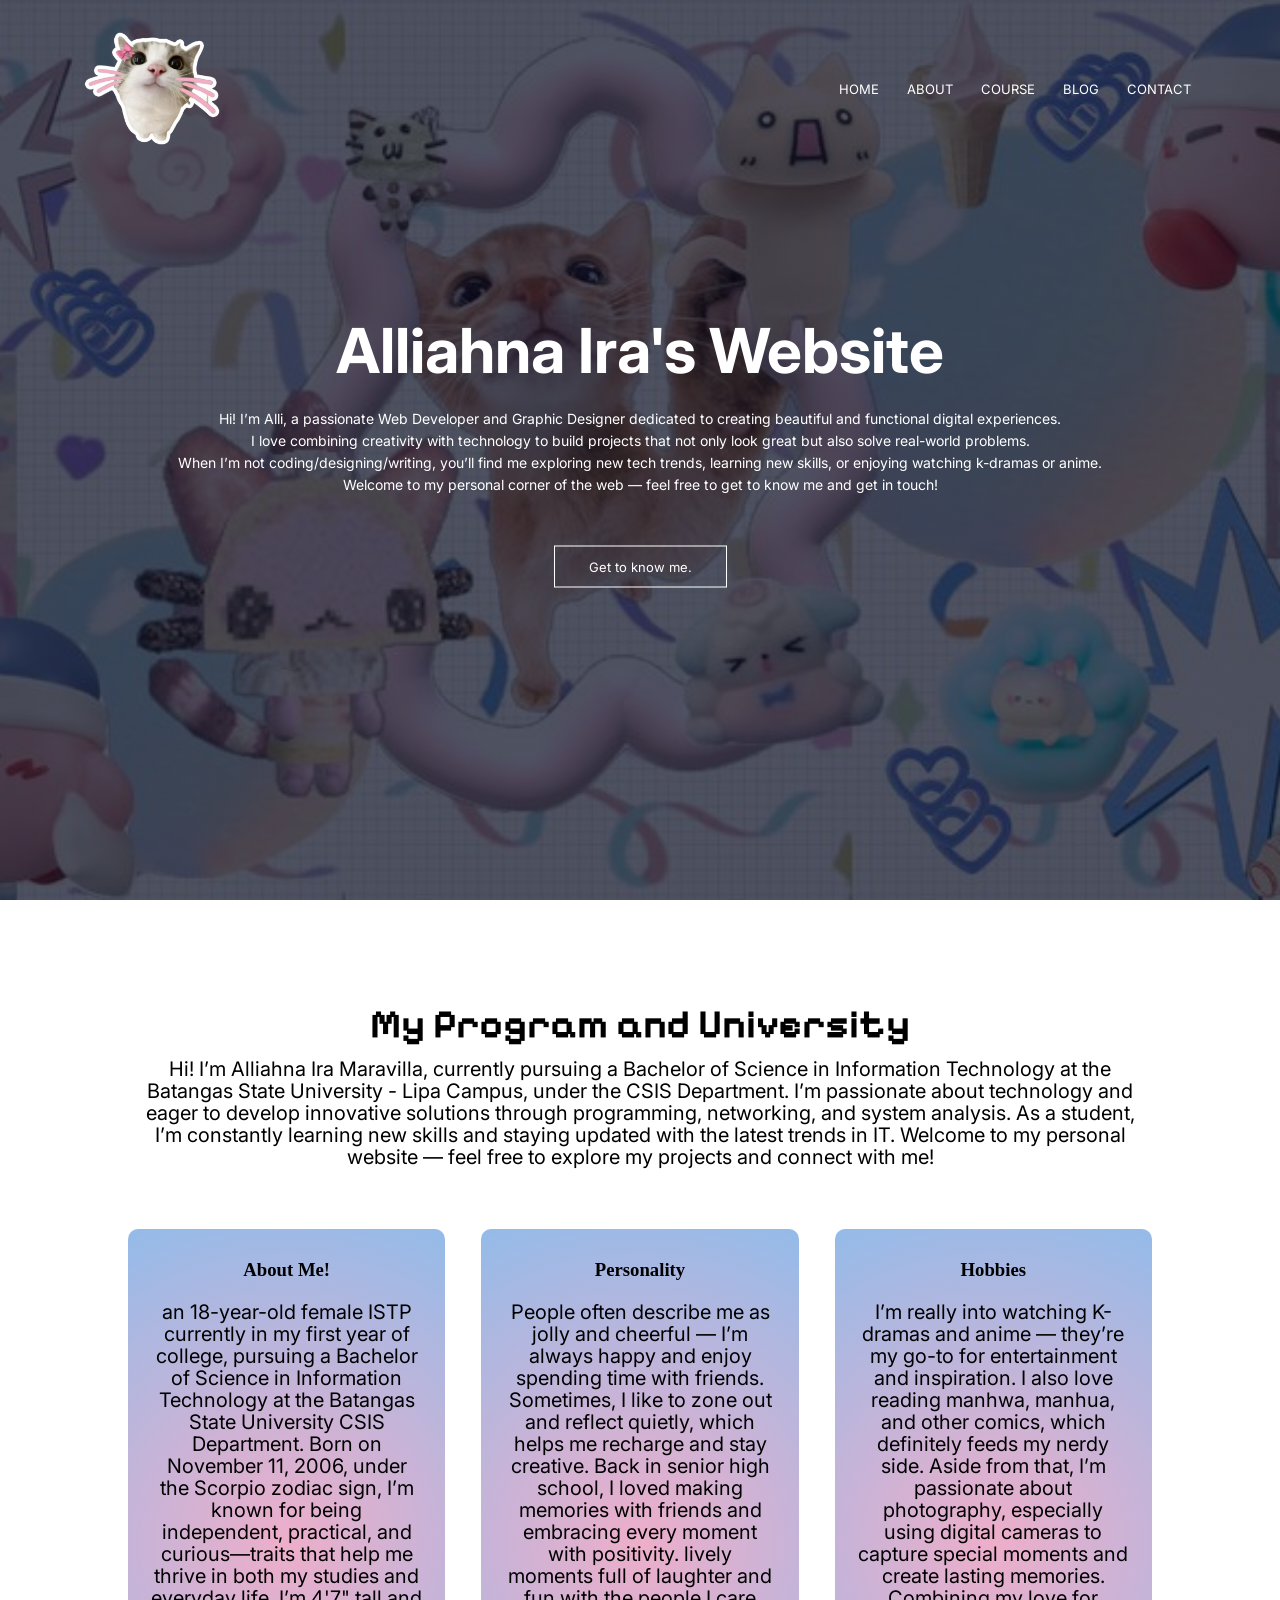
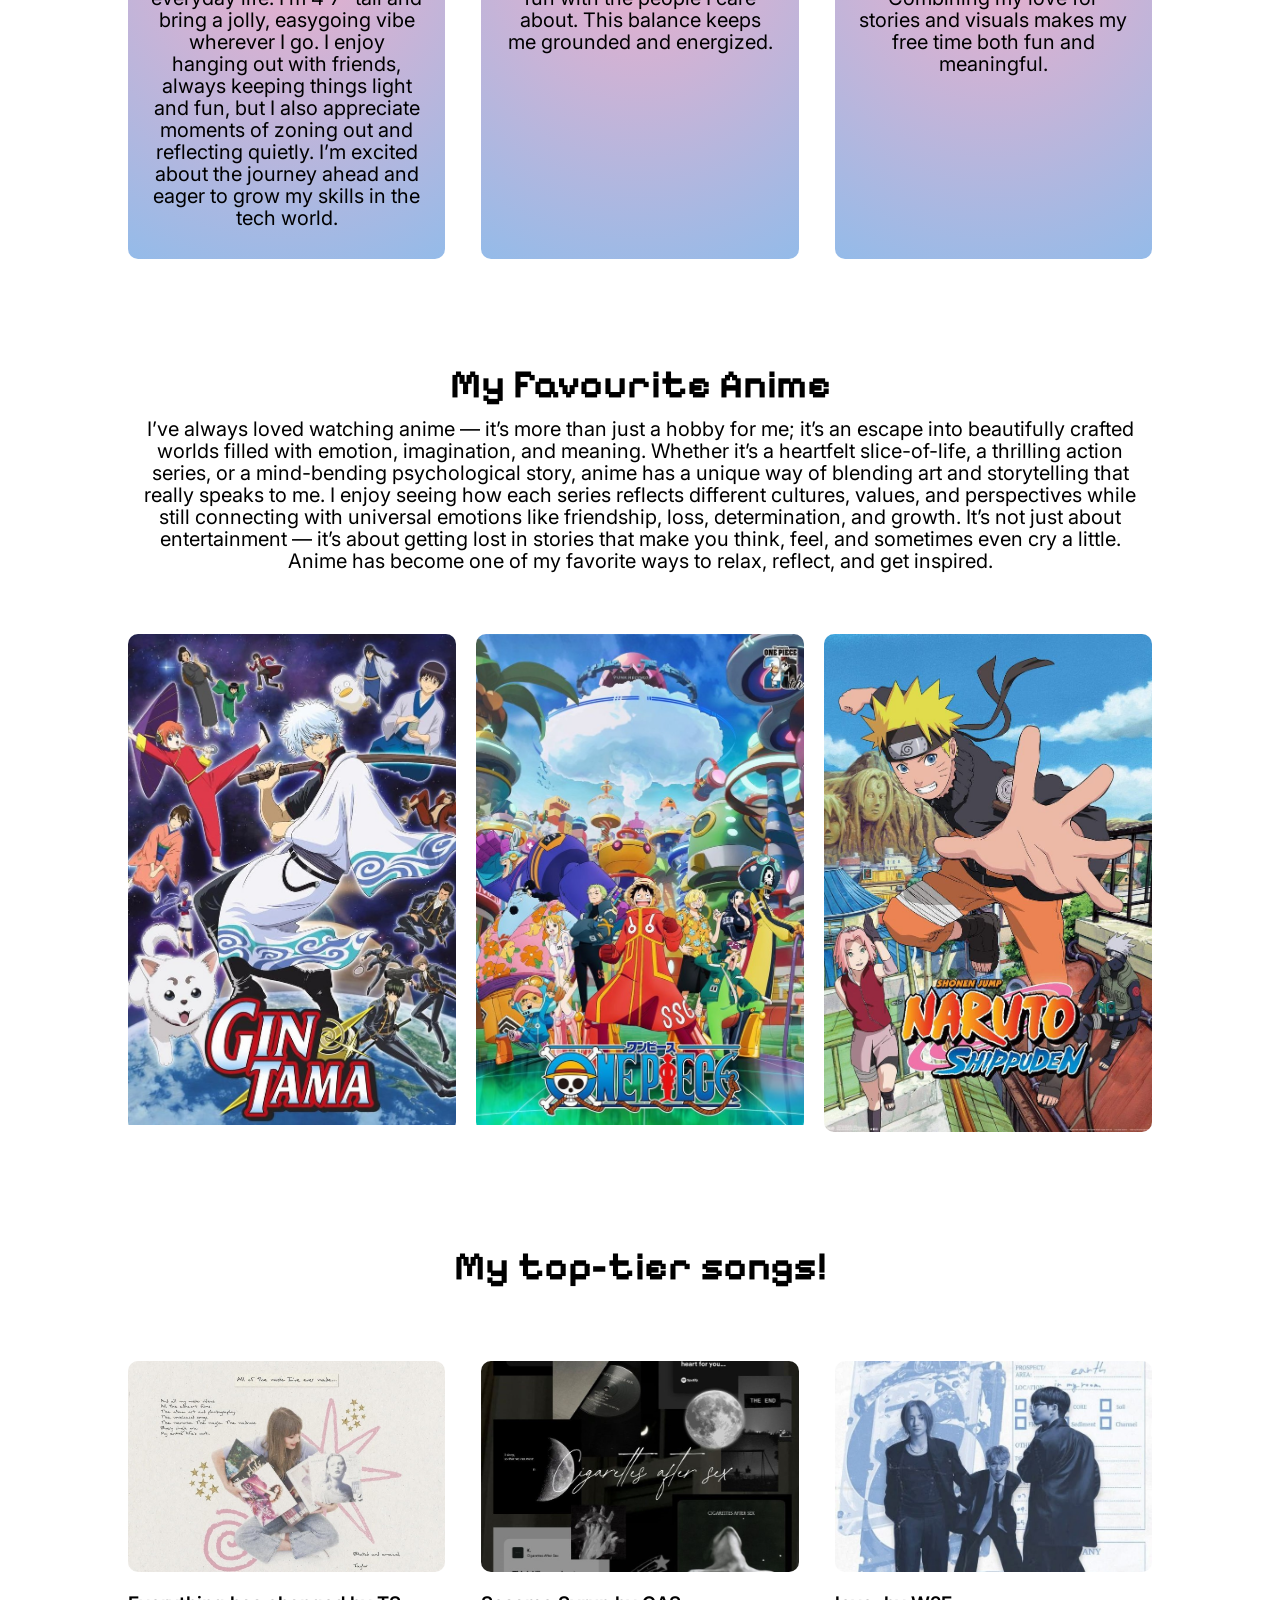
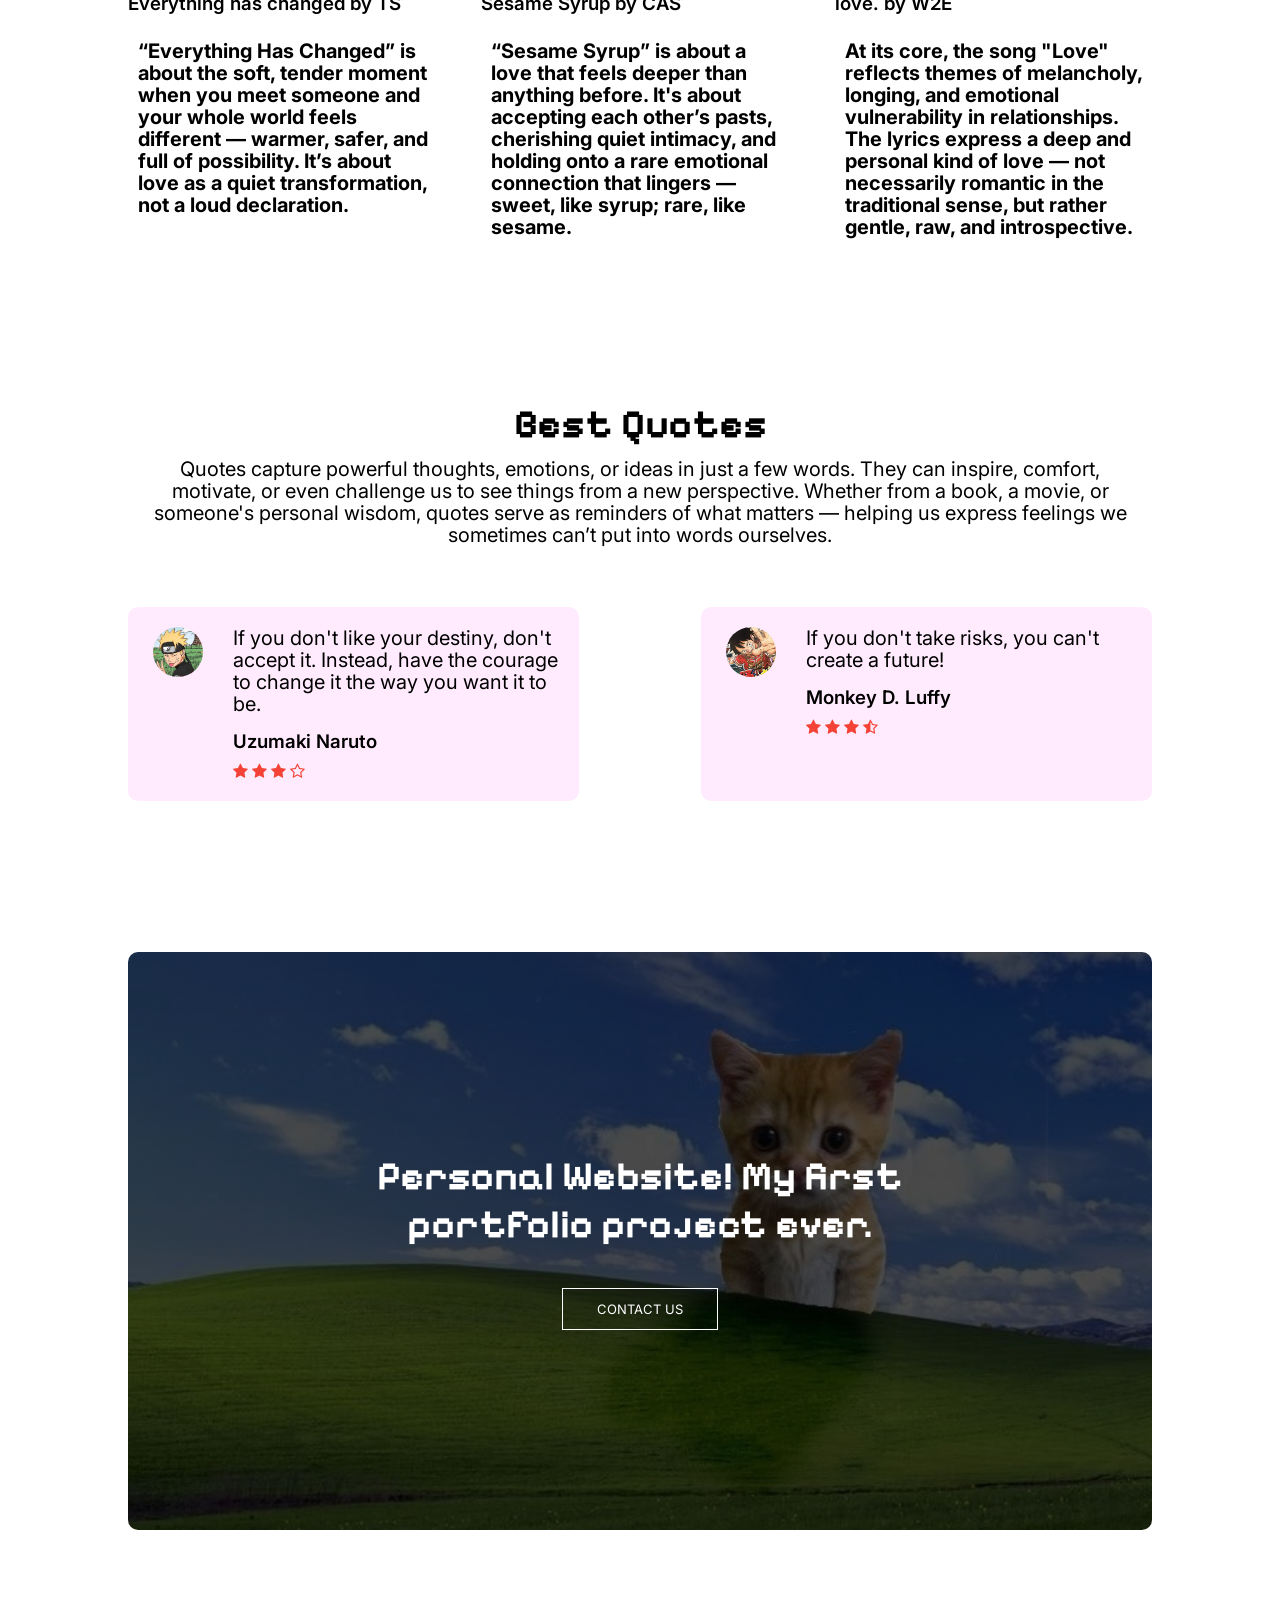
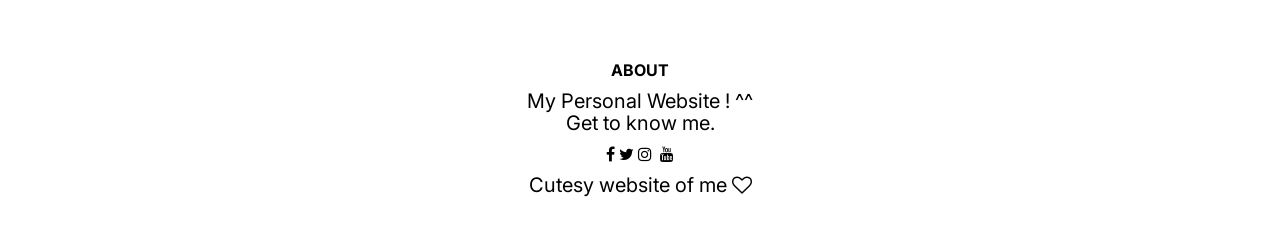
<file: index.html>
<!DOCTYPE html>
<html lang="en">

<head>
  <meta charset="UTF-8">
  <meta name="viewport" contents="width=device-width, initial-scale=1.0">
  <link rel="stylesheet" href="layout.css">
  <link rel="preconnect" href="https://fonts.googleapis.com">
  <link rel="preconnect" href="https://fonts.gstatic.com" crossorigin>
  <link
    href="https://fonts.googleapis.com/css2?family=Inter:ital,opsz,wght@0,14..32,100..900;1,14..32,100..900&display=swap"
    rel="stylesheet">
  <link rel="stylesheet" href="https://stackpath.bootstrapcdn.com/font-awesome/4.7.0/css/font-awesome.min.css">
  <link rel="preconnect" href="https://fonts.googleapis.com">
  <link rel="preconnect" href="https://fonts.gstatic.com" crossorigin>
  <link href="https://fonts.googleapis.com/css2?family=Rubik+Pixels&display=swap" rel="stylesheet">
  <link rel="preconnect" href="https://fonts.googleapis.com">
  <link rel="preconnect" href="https://fonts.gstatic.com" crossorigin>
  <link href="https://fonts.googleapis.com/css2?family=Pixelify+Sans:wght@400..700&display=swap" rel="stylesheet">
  <title>MY WEBSITE</title>
</head>

<body>
  <!--Here Section-->
  <section class="header">
    <nav>
      <a href="index.html"><img src="poza-removebg-preview.png"></a>
      <div class="nav-links" id="navLinks">
        <i class="fa fa-times" onclick="hideMenu()"></i>
        <ul>
          <li><a href="">HOME</a></li>
          <li><a href="">ABOUT</a></li>
          <li><a href="">COURSE</a></li>
          <li><a href="">BLOG</a></li>
          <li><a href="">CONTACT</a></li>
        </ul>
      </div>
      <i class="fa fa-bars" onclick="showMenu()"></i>
    </nav>

    <div class="text-box">
      <h1>Alliahna Ira's Website</h1>
      <p>Hi! I’m Alli, a passionate Web Developer and Graphic Designer dedicated to creating beautiful and functional
        digital experiences. <br>I love combining creativity with technology to build projects that not only look great
        but
        also solve real-world problems. <br> When I’m not coding/designing/writing, you’ll find me exploring new tech
        trends,
        learning new skills, or enjoying watching k-dramas or anime. <br>Welcome to my personal corner of the web — feel
        free to get to know me and get in touch!</p>
      <a href="" class="hero-btn">Get to know me.</a>
    </div>



  </section>
  <!--course-->
  <section class="course">
    <h1>My Program and University</h1>
    <p>Hi! I’m Alliahna Ira Maravilla, currently pursuing a Bachelor of Science in Information Technology at the
      Batangas State University - Lipa Campus, under the CSIS Department. I’m passionate about technology and eager to
      develop innovative solutions through programming, networking, and system analysis. As a student, I’m constantly
      learning new skills and staying updated with the latest trends in IT. Welcome to my personal website — feel free
      to explore my projects and connect with me!</p>
    </div>
    <div class="row">
      <div class="course-col">
        <h3>About Me!</h3>
        <p>an 18-year-old female ISTP currently in my first year of college, pursuing a Bachelor of Science in
          Information Technology at the Batangas State University CSIS Department. Born on November 11, 2006, under the
          Scorpio zodiac sign, I’m known for being independent, practical, and curious—traits that help me thrive in
          both my studies and everyday life.
          I’m 4'7" tall and bring a jolly, easygoing vibe wherever I go. I enjoy hanging out with friends, always
          keeping things light and fun, but I also appreciate moments of zoning out and reflecting quietly. I’m excited
          about the journey ahead and eager to grow my skills in the tech world.</p>
      </div>
      <div class="course-col">
        <h3>Personality</h3>
        <p>People often describe me as jolly and cheerful — I’m always happy and enjoy spending time with friends.
          Sometimes, I like to zone out and reflect quietly, which helps me recharge and stay creative. Back in senior
          high school, I loved making memories with friends and embracing every moment with positivity. lively moments
          full of laughter and fun with the people I care about. This balance keeps me grounded and energized.</p>
      </div>
      <div class="course-col">
        <h3>Hobbies</h3>
        <p>I’m really into watching K-dramas and anime — they’re my go-to for entertainment and inspiration. I also love
          reading manhwa, manhua, and other comics, which definitely feeds my nerdy side. Aside from that, I’m
          passionate about photography, especially using digital cameras to capture special moments and create lasting
          memories. Combining my love for stories and visuals makes my free time both fun and meaningful.</p>
      </div>

    </div>
  </section>

  <section class="campus">
    <h1>My Favourite Anime</h1>
    <p>I’ve always loved watching anime — it’s more than just a hobby for me; it’s an escape into beautifully crafted
      worlds filled with emotion, imagination, and meaning. Whether it’s a heartfelt slice-of-life, a thrilling action
      series, or a mind-bending psychological story, anime has a unique way of blending art and storytelling that really
      speaks to me. I enjoy seeing how each series reflects different cultures, values, and perspectives while still
      connecting with universal emotions like friendship, loss, determination, and growth. It’s not just about
      entertainment — it’s about getting lost in stories that make you think, feel, and sometimes even cry a little.
      Anime has become one of my favorite ways to relax, reflect, and get inspired.</p>

    <div class="row">
      <div class="campus-col">
        <img src="gintama.jpg">
        <div class="layer">
          <h3>Gintama</h3>
        </div>
      </div>
      <div class="campus-col">
        <img src="op.jpg">
        <div class="layer">
          <h3>One Piece</h3>
        </div>
      </div>
      <div class="campus-col">
        <img src="ns.jpg">
        <div class="layer">
          <h3>Naruto Shippuden</h3>
        </div>
      </div>
  </section>

  <section class="facilities">
    <h1>My top-tier songs!</h1>
    <p></p>

    <div class="row">
      <div class="facilities-col">
        <img src="ts.jpg">
        <h3>Everything has changed by TS</h3>
        <p>“Everything Has Changed” is about the soft, tender moment when you meet someone and your whole world feels
          different — warmer, safer, and full of possibility. It’s about love as a quiet transformation, not a loud
          declaration.</p>
      </div>
      <div class="facilities-col">
        <img src="cas.jpg">
        <h3>Sesame Syrup by CAS</h3>
        <p>“Sesame Syrup” is about a love that feels deeper than anything before. It's about accepting each other’s
          pasts, cherishing quiet intimacy, and holding onto a rare emotional connection that lingers — sweet, like
          syrup; rare, like sesame.</p>
      </div>
      <div class="facilities-col">
        <img src="w2e.jpg">
        <h3>love. by W2E</h3>
        <p>At its core, the song "Love" reflects themes of melancholy, longing, and emotional vulnerability in
          relationships. The lyrics express a deep and personal kind of love — not necessarily romantic in the
          traditional sense, but rather gentle, raw, and introspective.</p>
      </div>
    </div>

  </section>



  <!-----jafdad----->

  <section class="testimonials">
    <h1>Best Quotes</h1>
    <p>Quotes capture powerful thoughts, emotions, or ideas in just a few words. They can inspire, comfort, motivate, or
      even challenge us to see things from a new perspective. Whether from a book, a movie, or someone's personal
      wisdom, quotes serve as reminders of what matters — helping us express feelings we sometimes can’t put into words
      ourselves.</p>

    <div class="row">
      <div class="testimonial-col">
        <img src="naruto.jpg">
        <div>
          <p>If you don't like your destiny, don't accept it. Instead, have the courage to change it the way you want it
            to be.</p>
          <h3>Uzumaki Naruto</h3>
          <i class="fa fa-star"></i>
          <i class="fa fa-star"></i>
          <i class="fa fa-star"></i>
          <i class="fa fa-star-o"></i>
        </div>
      </div>
      <div class="testimonial-col">
        <img src="lofi.jpg">
        <div>
          <p>If you don't take risks, you can't create a future!</p>
          <h3>Monkey D. Luffy</h3>
          <i class="fa fa-star"></i>
          <i class="fa fa-star"></i>
          <i class="fa fa-star"></i>
          <i class="fa fa-star-half-o"></i>
        </div>
      </div>
    </div>

  </section>

  <!--- call to actions ---->


  <section class="cta">
    <h1>Personal Website! My first portfolio project ever.</h1>
    <a href="" class="hero-btn">CONTACT US</a>
  </section>

  <!--- footer ---->
  <section class="footer">
    <h4>ABOUT</h4>
    <p>My Personal Website ! ^^ <br> Get to know me. </p>
    <div class="icons">
      <i class="fa fa-facebook"></i>
      <i class="fa fa-twitter"></i>
      <i class="fa fa-instagram"></i>
      <i class="fa fa-discord"></i>
      <i class="fa fa-youtube"></i>
    </div>
    <p>Cutesy website of me <i class="fa fa-heart-o"></i></p>

  </section>





  <!--jscript-->

  <script>
    var navLinks = document.getElementById("navLinks");
    function showMenu() {
      navLinks.style.right = "0";
    }
    function hideMenu() {
      navLinks.style.right = "-200px";
    }
  </script>
</body>

</html>
</file>
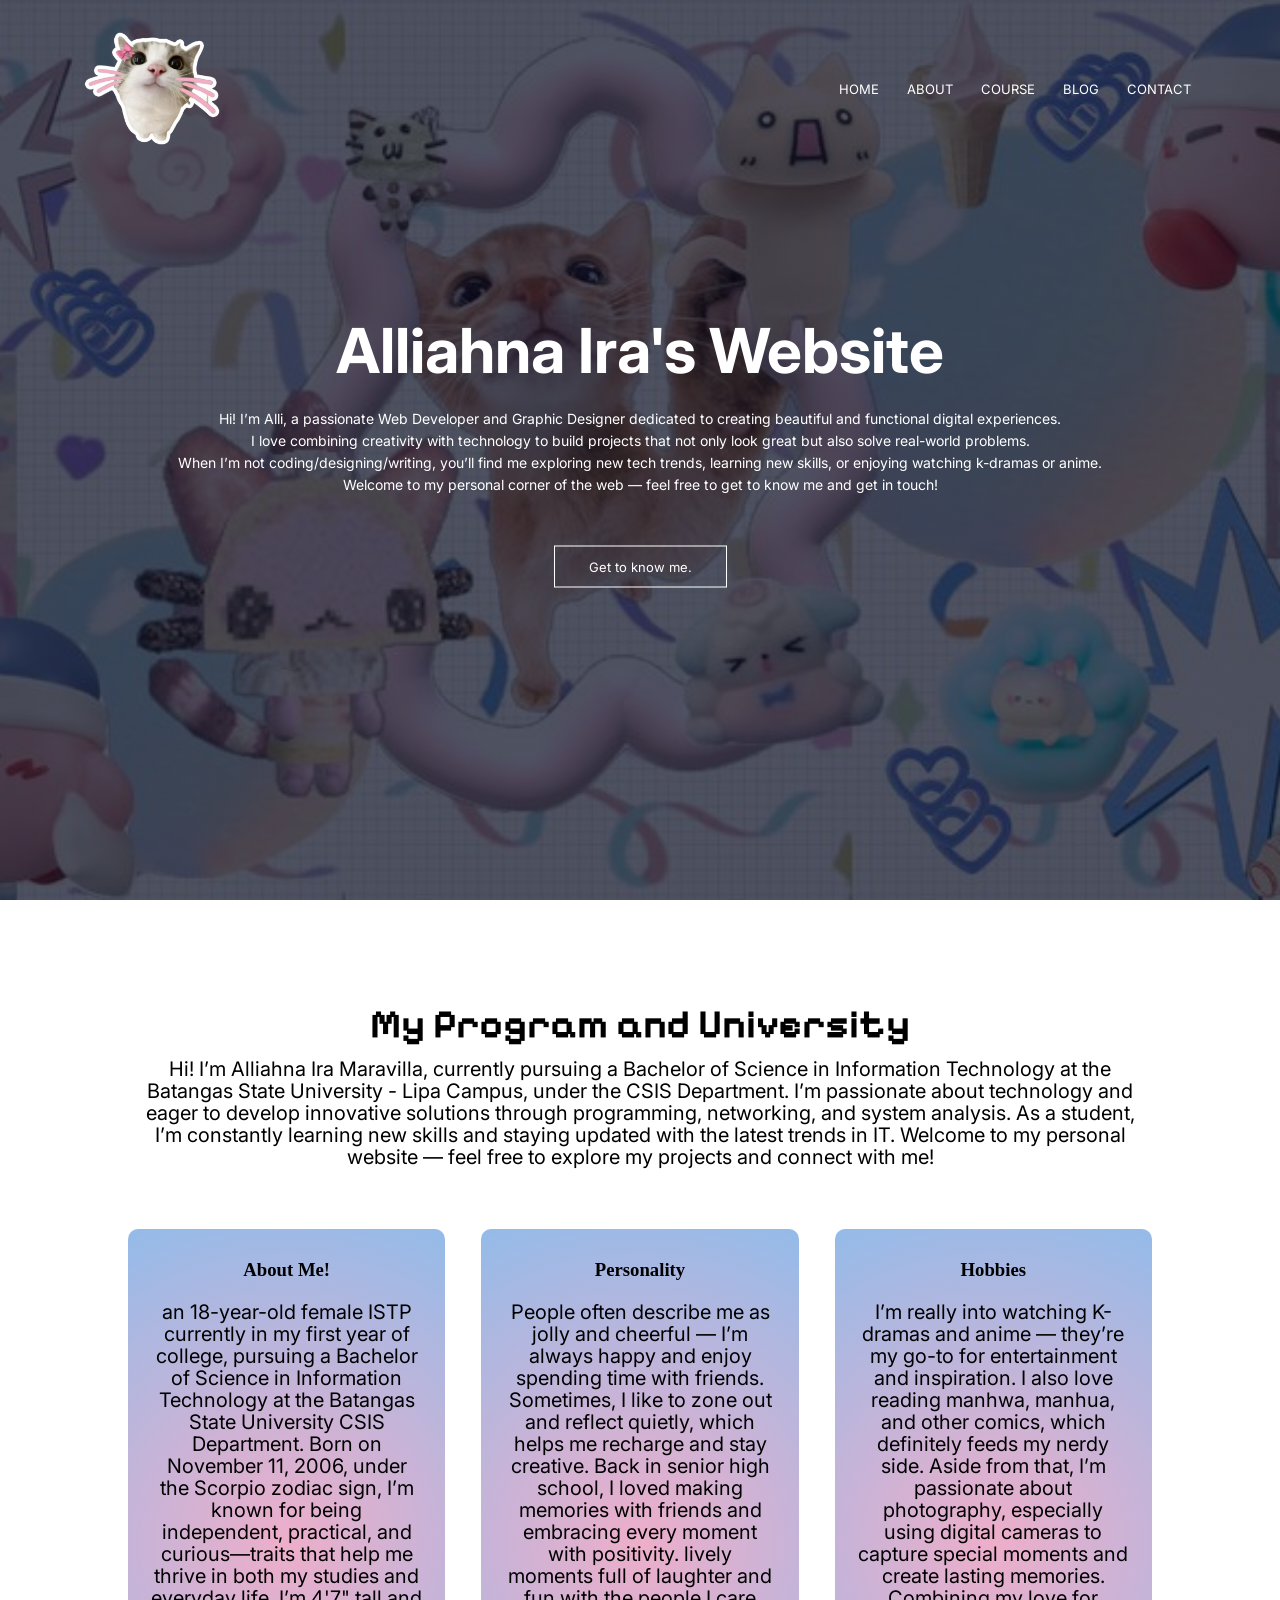
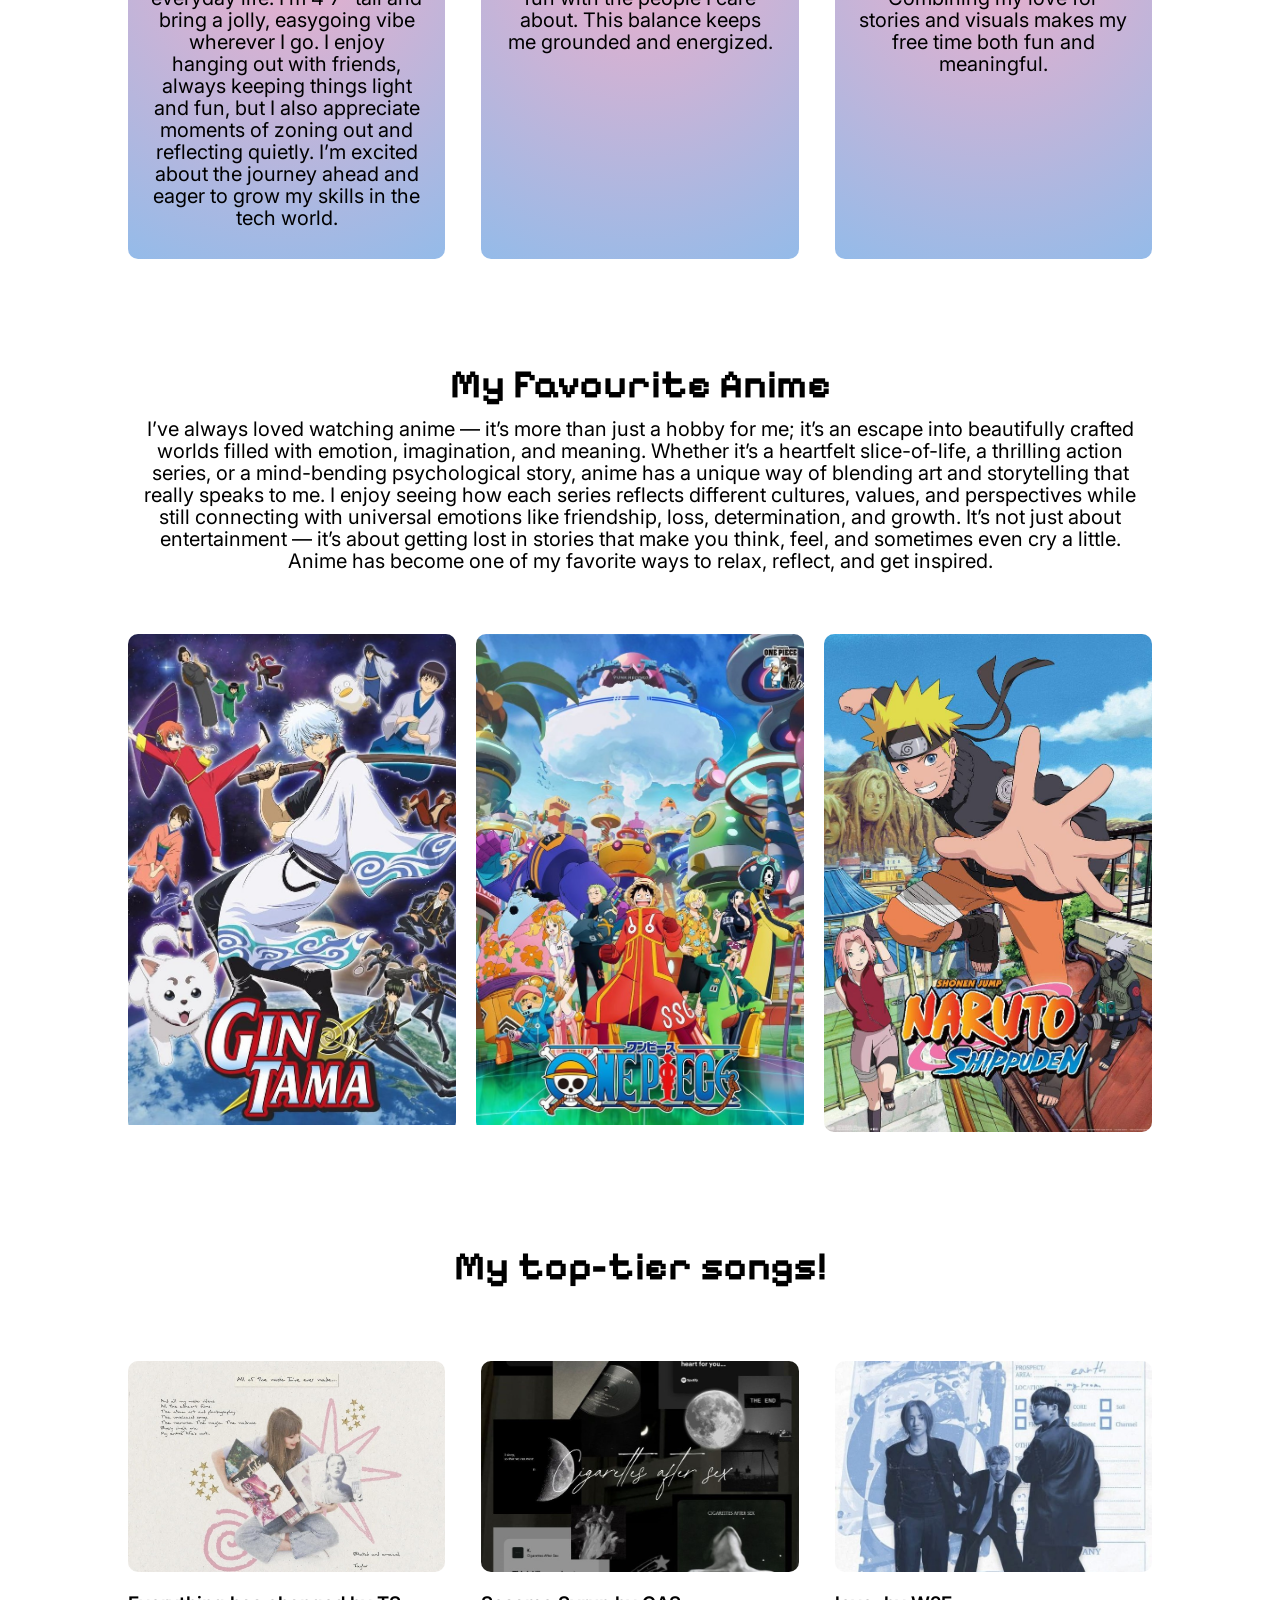
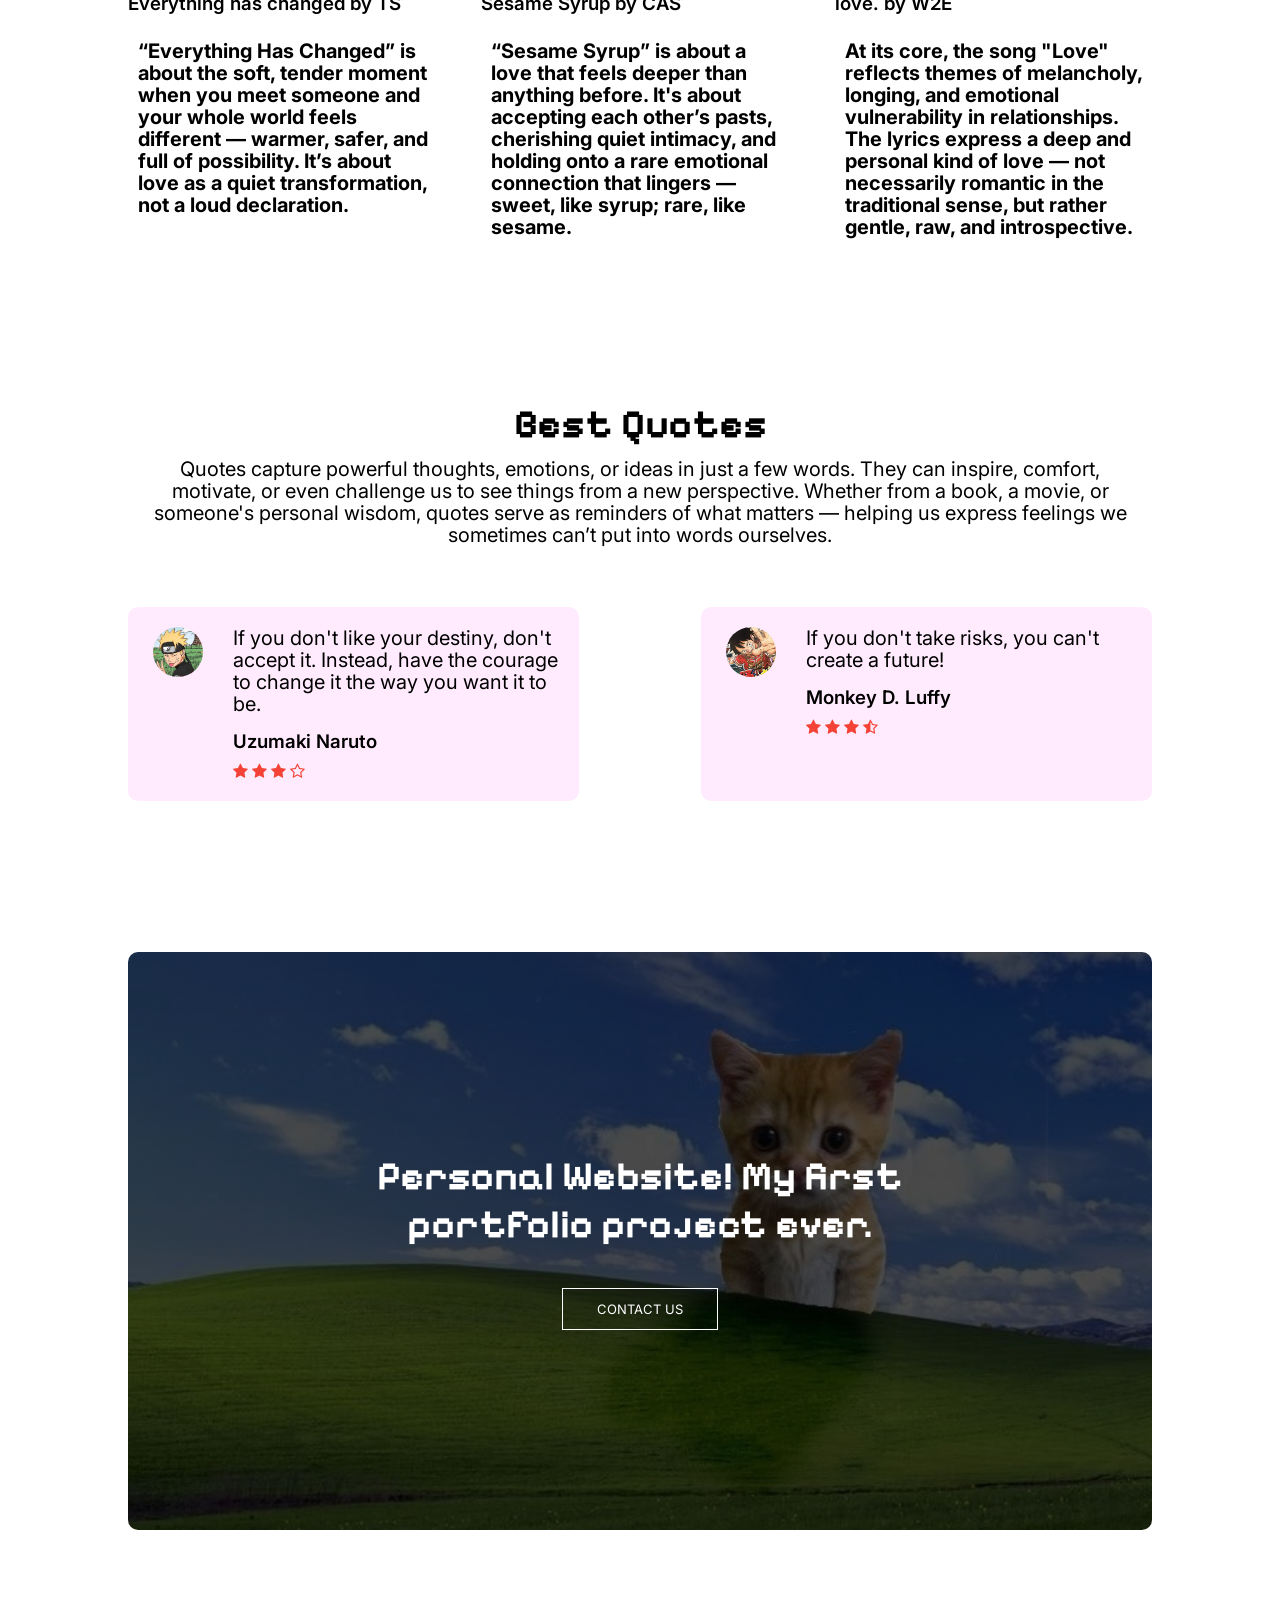
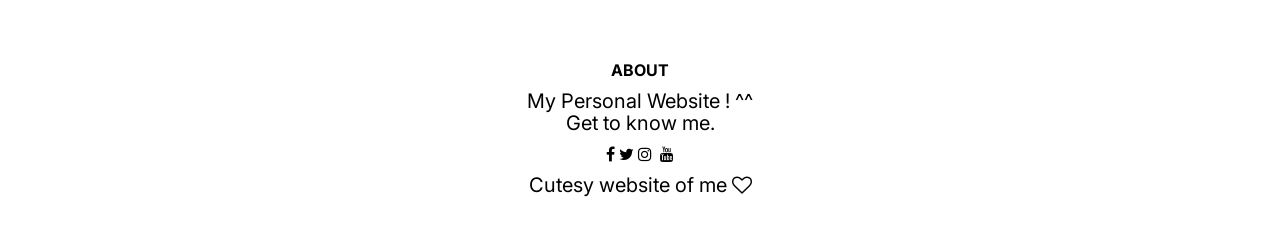
<file: main.html>
<!DOCTYPE html>
<html lang="en">

<head>
  <meta charset="UTF-8">
  <meta name="viewport" contents="width=device-width, initial-scale=1.0">
  <link rel="stylesheet" href="layout.css">
  <link rel="preconnect" href="https://fonts.googleapis.com">
  <link rel="preconnect" href="https://fonts.gstatic.com" crossorigin>
  <link
    href="https://fonts.googleapis.com/css2?family=Inter:ital,opsz,wght@0,14..32,100..900;1,14..32,100..900&display=swap"
    rel="stylesheet">
  <link rel="stylesheet" href="https://stackpath.bootstrapcdn.com/font-awesome/4.7.0/css/font-awesome.min.css">
  <link rel="preconnect" href="https://fonts.googleapis.com">
  <link rel="preconnect" href="https://fonts.gstatic.com" crossorigin>
  <link href="https://fonts.googleapis.com/css2?family=Rubik+Pixels&display=swap" rel="stylesheet">
  <link rel="preconnect" href="https://fonts.googleapis.com">
  <link rel="preconnect" href="https://fonts.gstatic.com" crossorigin>
  <link href="https://fonts.googleapis.com/css2?family=Pixelify+Sans:wght@400..700&display=swap" rel="stylesheet">
  <title>MY WEBSITE</title>
</head>

<body>
  <!--Here Section-->
  <section class="header">
    <nav>
      <a href="main.html"><img src="poza-removebg-preview.png"></a>
      <div class="nav-links" id="navLinks">
        <i class="fa fa-times" onclick="hideMenu()"></i>
        <ul>
          <li><a href="">HOME</a></li>
          <li><a href="">ABOUT</a></li>
          <li><a href="">COURSE</a></li>
          <li><a href="">BLOG</a></li>
          <li><a href="">CONTACT</a></li>
        </ul>
      </div>
      <i class="fa fa-bars" onclick="showMenu()"></i>
    </nav>

    <div class="text-box">
      <h1>Alliahna Ira's Website</h1>
      <p>Hi! I’m Alli, a passionate Web Developer and Graphic Designer dedicated to creating beautiful and functional
        digital experiences. <br>I love combining creativity with technology to build projects that not only look great
        but
        also solve real-world problems. <br> When I’m not coding/designing/writing, you’ll find me exploring new tech
        trends,
        learning new skills, or enjoying watching k-dramas or anime. <br>Welcome to my personal corner of the web — feel
        free to get to know me and get in touch!</p>
      <a href="" class="hero-btn">Get to know me.</a>
    </div>



  </section>
  <!--course-->
  <section class="course">
    <h1>My Program and University</h1>
    <p>Hi! I’m Alliahna Ira Maravilla, currently pursuing a Bachelor of Science in Information Technology at the
      Batangas State University - Lipa Campus, under the CSIS Department. I’m passionate about technology and eager to
      develop innovative solutions through programming, networking, and system analysis. As a student, I’m constantly
      learning new skills and staying updated with the latest trends in IT. Welcome to my personal website — feel free
      to explore my projects and connect with me!</p>
    </div>
    <div class="row">
      <div class="course-col">
        <h3>About Me!</h3>
        <p>an 18-year-old female ISTP currently in my first year of college, pursuing a Bachelor of Science in
          Information Technology at the Batangas State University CSIS Department. Born on November 11, 2006, under the
          Scorpio zodiac sign, I’m known for being independent, practical, and curious—traits that help me thrive in
          both my studies and everyday life.
          I’m 4'7" tall and bring a jolly, easygoing vibe wherever I go. I enjoy hanging out with friends, always
          keeping things light and fun, but I also appreciate moments of zoning out and reflecting quietly. I’m excited
          about the journey ahead and eager to grow my skills in the tech world.</p>
      </div>
      <div class="course-col">
        <h3>Personality</h3>
        <p>People often describe me as jolly and cheerful — I’m always happy and enjoy spending time with friends.
          Sometimes, I like to zone out and reflect quietly, which helps me recharge and stay creative. Back in senior
          high school, I loved making memories with friends and embracing every moment with positivity. lively moments
          full of laughter and fun with the people I care about. This balance keeps me grounded and energized.</p>
      </div>
      <div class="course-col">
        <h3>Hobbies</h3>
        <p>I’m really into watching K-dramas and anime — they’re my go-to for entertainment and inspiration. I also love
          reading manhwa, manhua, and other comics, which definitely feeds my nerdy side. Aside from that, I’m
          passionate about photography, especially using digital cameras to capture special moments and create lasting
          memories. Combining my love for stories and visuals makes my free time both fun and meaningful.</p>
      </div>

    </div>
  </section>

  <section class="campus">
    <h1>My Favourite Anime</h1>
    <p>I’ve always loved watching anime — it’s more than just a hobby for me; it’s an escape into beautifully crafted
      worlds filled with emotion, imagination, and meaning. Whether it’s a heartfelt slice-of-life, a thrilling action
      series, or a mind-bending psychological story, anime has a unique way of blending art and storytelling that really
      speaks to me. I enjoy seeing how each series reflects different cultures, values, and perspectives while still
      connecting with universal emotions like friendship, loss, determination, and growth. It’s not just about
      entertainment — it’s about getting lost in stories that make you think, feel, and sometimes even cry a little.
      Anime has become one of my favorite ways to relax, reflect, and get inspired.</p>

    <div class="row">
      <div class="campus-col">
        <img src="gintama.jpg">
        <div class="layer">
          <h3>Gintama</h3>
        </div>
      </div>
      <div class="campus-col">
        <img src="op.jpg">
        <div class="layer">
          <h3>One Piece</h3>
        </div>
      </div>
      <div class="campus-col">
        <img src="ns.jpg">
        <div class="layer">
          <h3>Naruto Shippuden</h3>
        </div>
      </div>
  </section>

  <section class="facilities">
    <h1>My top-tier songs!</h1>
    <p></p>

    <div class="row">
      <div class="facilities-col">
        <img src="ts.jpg">
        <h3>Everything has changed by TS</h3>
        <p>“Everything Has Changed” is about the soft, tender moment when you meet someone and your whole world feels
          different — warmer, safer, and full of possibility. It’s about love as a quiet transformation, not a loud
          declaration.</p>
      </div>
      <div class="facilities-col">
        <img src="cas.jpg">
        <h3>Sesame Syrup by CAS</h3>
        <p>“Sesame Syrup” is about a love that feels deeper than anything before. It's about accepting each other’s
          pasts, cherishing quiet intimacy, and holding onto a rare emotional connection that lingers — sweet, like
          syrup; rare, like sesame.</p>
      </div>
      <div class="facilities-col">
        <img src="w2e.jpg">
        <h3>love. by W2E</h3>
        <p>At its core, the song "Love" reflects themes of melancholy, longing, and emotional vulnerability in
          relationships. The lyrics express a deep and personal kind of love — not necessarily romantic in the
          traditional sense, but rather gentle, raw, and introspective.</p>
      </div>
    </div>

  </section>



  <!-----jafdad----->

  <section class="testimonials">
    <h1>Best Quotes</h1>
    <p>Quotes capture powerful thoughts, emotions, or ideas in just a few words. They can inspire, comfort, motivate, or
      even challenge us to see things from a new perspective. Whether from a book, a movie, or someone's personal
      wisdom, quotes serve as reminders of what matters — helping us express feelings we sometimes can’t put into words
      ourselves.</p>

    <div class="row">
      <div class="testimonial-col">
        <img src="naruto.jpg">
        <div>
          <p>If you don't like your destiny, don't accept it. Instead, have the courage to change it the way you want it
            to be.</p>
          <h3>Uzumaki Naruto</h3>
          <i class="fa fa-star"></i>
          <i class="fa fa-star"></i>
          <i class="fa fa-star"></i>
          <i class="fa fa-star-o"></i>
        </div>
      </div>
      <div class="testimonial-col">
        <img src="lofi.jpg">
        <div>
          <p>If you don't take risks, you can't create a future!</p>
          <h3>Monkey D. Luffy</h3>
          <i class="fa fa-star"></i>
          <i class="fa fa-star"></i>
          <i class="fa fa-star"></i>
          <i class="fa fa-star-half-o"></i>
        </div>
      </div>
    </div>

  </section>

  <!--- call to actions ---->


  <section class="cta">
    <h1>Personal Website! My first portfolio project ever.</h1>
    <a href="" class="hero-btn">CONTACT US</a>
  </section>

  <!--- footer ---->
  <section class="footer">
    <h4>ABOUT</h4>
    <p>My Personal Website ! ^^ <br> Get to know me. </p>
    <div class="icons">
      <i class="fa fa-facebook"></i>
      <i class="fa fa-twitter"></i>
      <i class="fa fa-instagram"></i>
      <i class="fa fa-discord"></i>
      <i class="fa fa-youtube"></i>
    </div>
    <p>Cutesy website of me <i class="fa fa-heart-o"></i></p>

  </section>





  <!--jscript-->

  <script>
    var navLinks = document.getElementById("navLinks");
    function showMenu() {
      navLinks.style.right = "0";
    }
    function hideMenu() {
      navLinks.style.right = "-200px";
    }
  </script>
</body>

</html>
</file>
<file: layout.css>
.header {
    min-height: 100vh;
    width: 100%;
    background-image: linear-gradient(rgba(4, 9, 30, 0.7), rgba(4, 9, 30, 0.7)), url(catt.jpg);
    background-position: center;
    background-size: cover;
    position: relative;
}

* {
    margin: 0;
    padding: 0;
    box-sizing: border-box;
}

nav {
    display: flex;
    padding: 2% 6%;
    justify-content: space-between;
    align-items: center;
}

nav img {
    width: 150px;

}

.bav-links {
    flex: 1;
    text-align: right;
}

.nav-links ul li {
    list-style: none;
    display: inline-block;
    padding: 8px 12px;
    position: relative;
}

.nav-links ul li a {
    color: #fff;
    text-decoration: none;
    font-size: 13px;
    font-family: "Inter", sans-serif;
}

.nav-links ul li::after {
    content: '';
    width: 0px;
    height: 2px;
    background: #ffb3f9;
    display: block;
    margin: auto;
}

.nav-links ul li:hover::after {
    width: 100px;
}

.text-box {
    width: 90%;
    color: #fff;
    position: absolute;
    top: 50%;
    left: 50%;
    transform: translate(-50%, -50%);
    text-align: center;
}

.text-box h1 {
    font-size: 62px;
    font-family: "Inter", sans-serif;
}

.text-box p {
    margin: 10px 0 40px;
    font-size: 14px;
    color: #fff;
    font-family: "Inter", sans-serif;
}

.hero-btn {
    display: inline-block;
    text-decoration: none;
    color: #fff;
    border: 1px solid #fff;
    padding: 12px 34px;
    font-size: 13px;
    background: transparent;
    position: relative;
    cursor: pointer;
    font-family: "Inter", sans-serif;
}

.hero-btn:hover {
    border: 1px solid #fa8df1;
    background: #fa8df1;
    transition: 1s;
    font-family: "Inter", sans-serif;
}

nav .fa {
    display: none;
}

@media(max-width: 700px) {
    .text-box h1 {
        font-size: 20px;
    }

    .nav-links ul li {
        display: block;
    }

    .nav-links {
        position: absolute;
        background: #ffb3f9;
        height: 100vb;
        width: 200px;
        top: 0;
        right: -200px;
        text-align: left;
        z-index: 2;
        transition: 1s;
    }

    nav .fa {
        display: block;
        color: #fff;
        margin: 10px;
        font-size: 22px;
        cursor: pointer;
    }

    .nav-links ul {
        padding: 30px;
    }

}

/*----- course -----*/

.course {
    width: 80%;
    margin: auto;
    text-align: center;
    padding-top: 100px;
    font-family: "Inter", sans-serif;
}

h1 {
    font-size: 40px;
    font-family: "Pixelify Sans", sans-serif;
}

p {
    color: #000000;
    font-size: 20px;
    line-height: 22px;
    padding: 10px;
    font-family: "Inter", sans-serif;
}

.row {
    margin-top: 5%;
    display: flex;
    justify-content: space-between;
}

.course-col {
    flex-basis: 31%;
    background: #EEAECA;
    background: radial-gradient(circle, rgba(238, 174, 202, 1) 0%, rgba(148, 187, 233, 1) 100%);
    border-radius: 10px;
    margin-bottom: 5%;
    padding: 20px 12px;
    box-sizing: border-box;

}

h3 {
    text-align: center;
    font-weight: 600;
    margin: 10px 0;
    font-family: "naruto-font";

}

.course-col:hover {
    box-shadow: 0 0 20px 0px rgba(0, 0, 0, 0.2);
}

@media(max-width: 700px) {
    .row {
        flex-direction: column;
    }
}

.campus {
    width: 80%;
    margin: auto;
    text-align: center;
    padding-top: 50px;
}

.campus-col {
    flex-basis: 32%;
    border-radius: 10px;
    margin-bottom: 10px;
    position: relative;
    overflow: hidden;
}

.campus-col img {
    width: 100%;
    display: block;
}

.layer {
    background: transparent;
    height: 100%;
    width: 100%;
    position: absolute;
    top: 0;
    left: 0;
    transition: 0.5s;
}

.layer:hover {
    background: rgba(255, 0, 179, 0.7);
}

.layer h3 {
    width: 100%;
    font-weight: 500;
    color: #fff;
    font-size: 45px;
    bottom: 0;
    left: 50%;
    transform: translateX(-50%);
    position: absolute;
    opacity: 0;
    transition: 0.5s;
    font-family: "Inter", sans-serif;
}

.layer:hover h3 {
    bottom: 49%;
    opacity: 1;

}

.facilities {
    width: 80%;
    margin: auto;
    text-align: center;
    padding-top: 100px;

}

.facilities-col {
    flex-basis: 31%;
    border-radius: 10px;
    margin-bottom: 5%;
    text-align: left;
    font-weight: bold;
}

.facilities-col img {
    width: 100%;
    border-radius: 10px;
}

.facilities-colp {
    padding: 0;

}

.facilities-col h3 {
    margin-top: 16px;
    margin-bottom: 15px;
    text-align: left;
    font-family: "Inter", sans-serif;
}

.testimonials {
    width: 80%;
    margin: auto;
    padding-top: 100px;
    text-align: center;
}

.testimonial-col {
    flex-basis: 44%;
    border-radius: 10px;
    margin-bottom: 5%;
    text-align: left;
    background: #ffebfd;
    padding: 20px;
    cursor: pointer;
    display: flex;
}

.testimonial-col img {
    height: 50px;
    margin-left: 5px;
    margin-right: 30px;
    border-radius: 50%;
}

.testimonial-col p {
    padding: 0;
    font-family: "Inter", sans-serif;

}

.testimonial-col h3 {
    margin-top: 15px;
    text-align: left;
    font-family: "Inter", sans-serif;
}

.testimonial-col .fa {
    color: #f44336;
}

@media(max-width: 700px) {
    .testimonial-col img {

        margin-left: 0px;
        margin-right: 15px;
    }

}

.cta {
    margin: 100px auto;
    width: 80%;
    background-image: linear-gradient(rgba(0, 0, 0, 0.7), rgba(0, 0, 0, 0.7)), url(catsie.jpg);
    background-position: center;
    background-size: cover;
    border-radius: 10px;
    text-align: center;
    padding: 200px;



}

.cta h1 {
    color: #fff;
    margin-bottom: 40px;
    padding: 0;
}

@media(max-width: 700px) {
    .cta h1 {
        font-size: 24px;
    }
}

.footer {
    width: 100%;
    text-align: center;
    padding: 30px 0;
    font-family: "Inter", sans-serif;
}

.footer-h4 {
    margin-bottom: 25px;
    margin-top: 25px;
    font-weight: 600;
}
</file>
